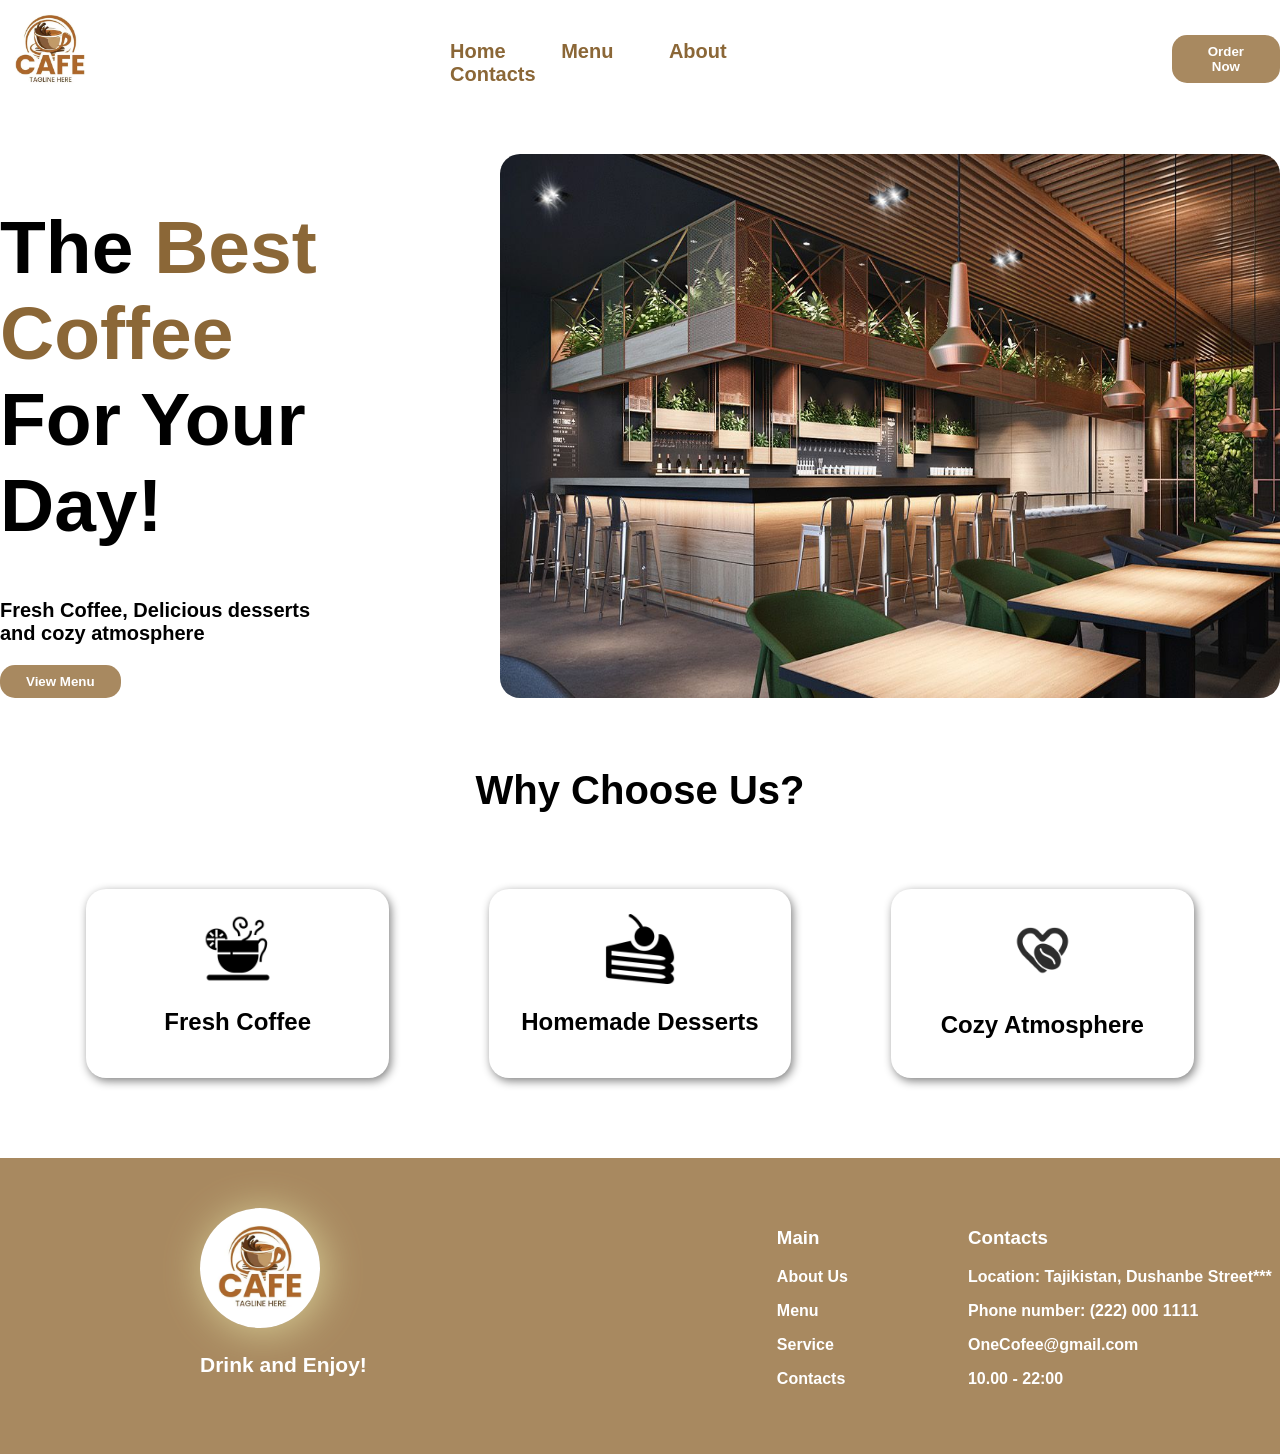
<file: index.html>
<!DOCTYPE html>
<html lang="en">
<head>
    <meta charset="UTF-8">
    <meta name="viewport" content="width=device-width, initial-scale=1.0">
    <title>OneCafe</title>
    <link rel="stylesheet" href="style.css">    
</head>
<body>
  <header>
    <a href="index.html">
    <div class="div1">
      <img src="i (24).webp" width="100px"> 
    </div>
  </a>
    <div class="div2">
<a href="index.html">Home</a>
<a href="menu.html">Menu</a>
<a href="about.html">About</a>
<a href="contacts.html">Contacts</a>
    </div>
    <div class="div3">
    <button>Order Now</button>
    </div>
  </header>
  <main>
    <div>
    <h1>The <span>Best Coffee</span><br>For Your Day!</h1>
    <p>Fresh Coffee, Delicious desserts<br> and cozy atmosphere </p>
    <button>View Menu</button>
  </div>
    <img src="web28.jpg" width="780px">
  </main>
  <h1 style="text-align: center; margin-top: 70px; font-size: 40px;">Why Choose Us?</h1>
  <div class="why">

  <div class="card">
  <div >
    <img src="i (29).webp" width="70px">
    <h2>Fresh Coffee</h2>
  </div>
  <div>
    <img src="i (28).webp" width="70px">
    <h2>Homemade Desserts</h2>
  </div>
   <div>
    <img src="31.webp" width="73px">
    <h2>Cozy Atmosphere</h2>
  </div>
</div>
</div>
<footer>
  <div>
    <img src="i (24).webp" width="120px"> 
    <p style="font-size: 21px; color: rgb(255, 255, 255);">Drink and Enjoy!</p>
    </div>
    <div class="cardi">
       <h3>Main</h3>
       <p>About Us</p>
       <p>Menu</p>
       <p>Service</p>
       <p>Contacts</p>
    </div>
     <div>
       <h3>Contacts</h3>
       <p>Location: Tajikistan, Dushanbe Street***</p>
       <p>Phone number: (222) 000 1111</p>
       <p>OneCofee@gmail.com</p>
       <p>10.00 - 22:00</p>
    </div>

</footer>
</body>
</html>
</file>
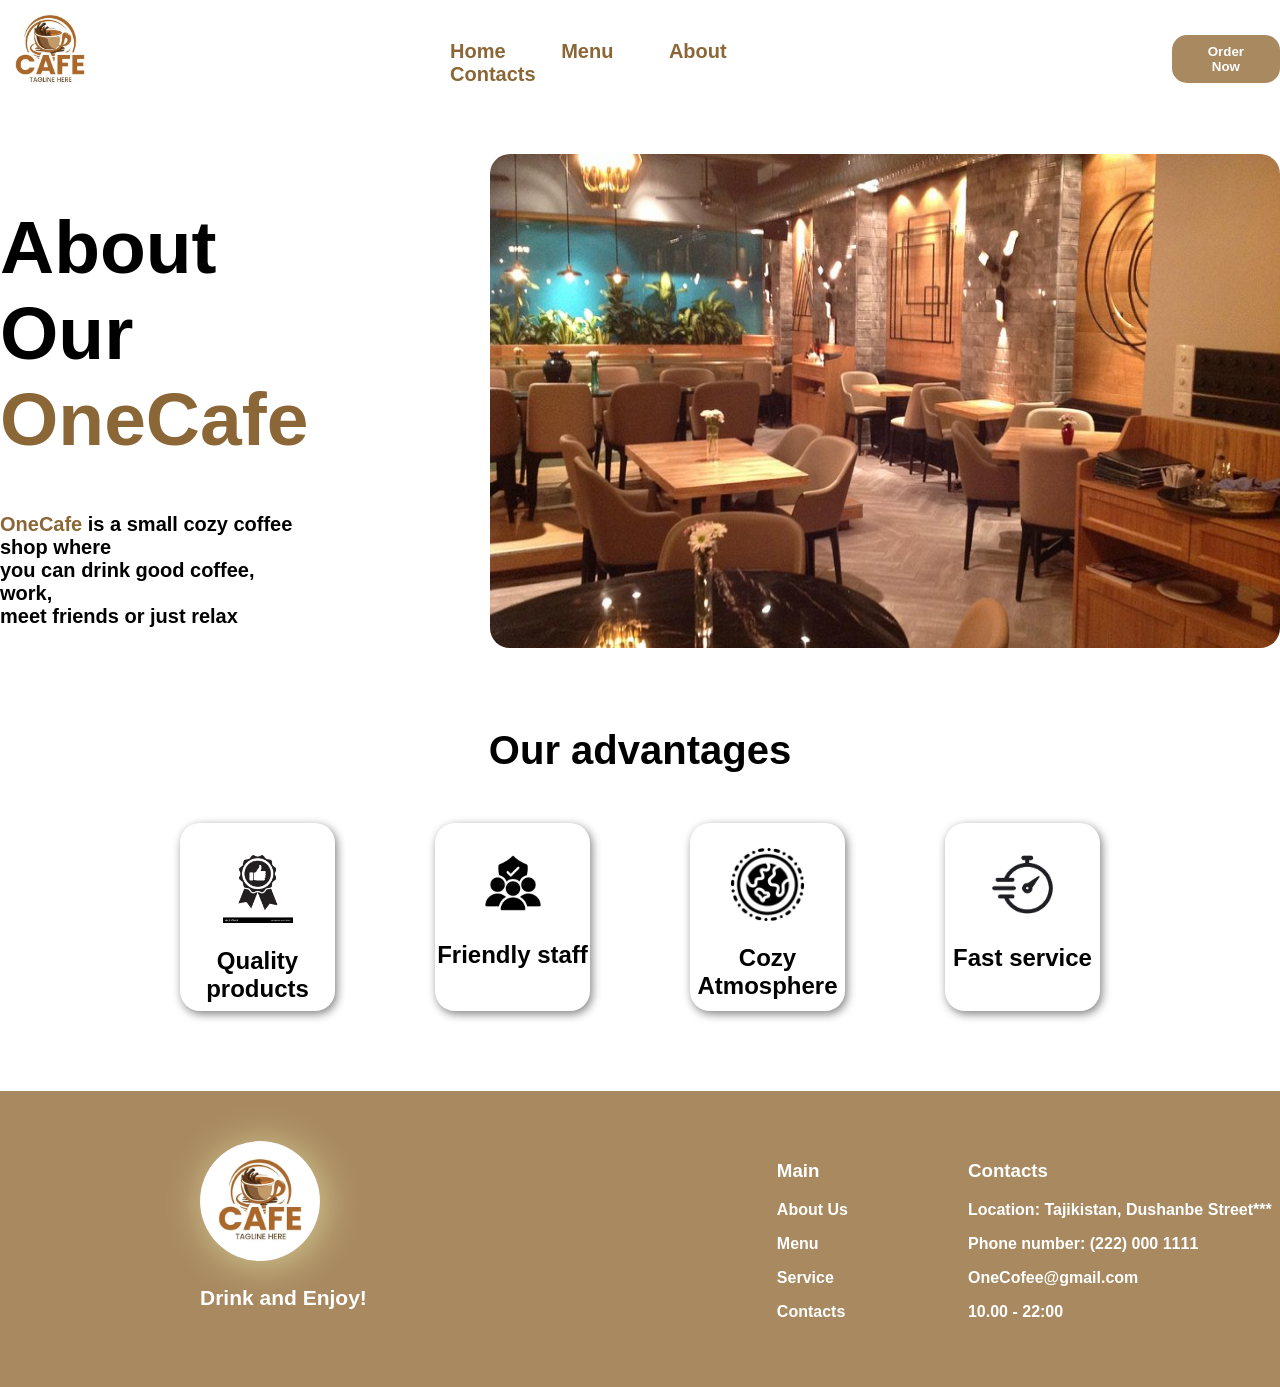
<file: about.html>
<!DOCTYPE html>
<html lang="en">
<head>
    <meta charset="UTF-8">
    <meta name="viewport" content="width=device-width, initial-scale=1.0">
    <title>OneCafe</title>
    <link rel="stylesheet" href="style.css">   
</head>
<body>
  <header>
    <a href="index.html">
    <div class="div1">
      <img src="i (24).webp" width="100px"> 
    </div>
  </a>
    <div class="div2">
<a href="index.html">Home</a>
<a href="menu.html">Menu</a>
<a href="about.html">About</a>
<a href="contacts.html">Contacts</a>
    </div>
    <div class="div3">
    <button>Order Now</button>
    </div>
  </header>
 
<main class="main2">
  <div>
  <h1>About Our <span><br>OneCafe</span></h1>
  <p><span>OneCafe</span> is a small cozy coffee shop where<br> you can drink good coffee, work,<br> meet friends or just relax</p>
  </div>
  <img src="cafe-zone.jpg" width="790px">
</main>
<h1 style="text-align: center; margin-top: 70px; font-size: 40px;">Our advantages</h1>
  <div class="card2">
  <div >
    <img src="premium.avif" width="70px">
    <h2>Quality products </h2>
  </div>
  <div >
    <img src="staff.webp" width="70px">
    <h2>Friendly staff</h2>
  </div> 
  <div>
    <img src="external.jpg" width="73px">
    <h2>Cozy Atmosphere</h2>
  </div>
  <div>
    <img src="stopwatch.avif" width="73px">
    <h2>Fast service</h2>
  </div>
</div>
  <footer>
  <div>
    <img src="i (24).webp" width="120px"> 
    <p style="font-size: 21px; color: rgb(255, 255, 255);">Drink and Enjoy!</p>
    </div>
    <div class="cardi">
       <h3>Main</h3>
       <p>About Us</p>
       <p>Menu</p>
       <p>Service</p>
       <p>Contacts</p>
    </div>
     <div>
       <h3>Contacts</h3>
       <p>Location: Tajikistan, Dushanbe Street***</p>
       <p>Phone number: (222) 000 1111</p>
       <p>OneCofee@gmail.com</p>
       <p>10.00 - 22:00</p>
    </div>

</footer>
</body>
</html>
</file>
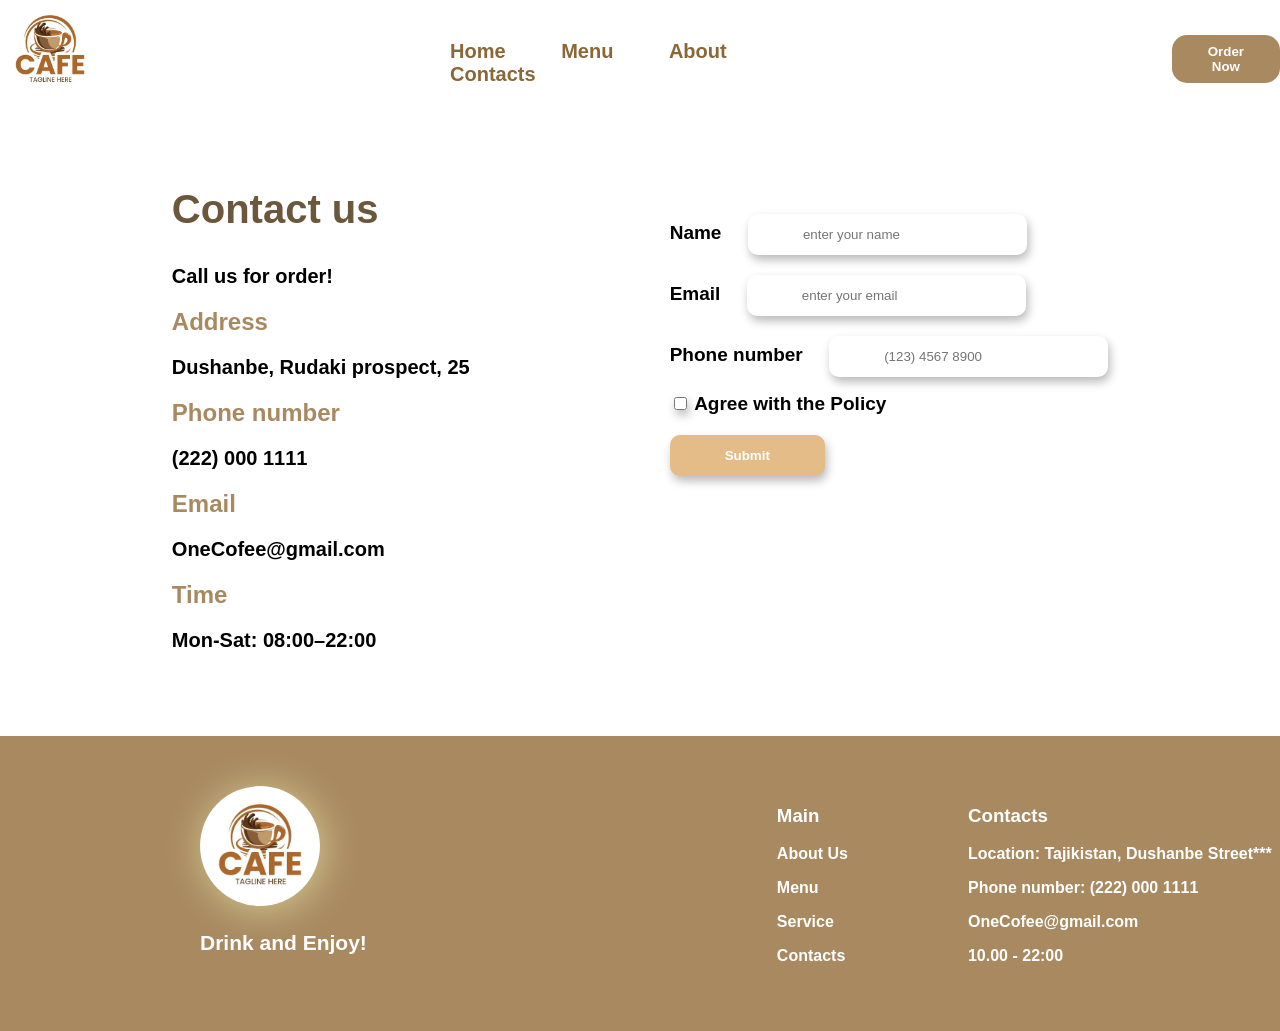
<file: contacts.html>
<!DOCTYPE html>
<html lang="en">
<head>
    <meta charset="UTF-8">
    <meta name="viewport" content="width=device-width, initial-scale=1.0">
    <title>OneCafe</title>
    <link rel="stylesheet" href="style.css">
</head>
<body>
  <header>
    <a href="index.html">
    <div class="div1">
      <img src="i (24).webp" width="100px"> 
    </div>
  </a>
    <div class="div2">
<a href="index.html">Home</a>
<a href="menu.html">Menu</a>
<a href="about.html">About</a>
<a href="contacts.html">Contacts</a>
    </div>
    <div class="div3">
    <button>Order Now</button>
    </div>
  </header>

<main class="main3">
   <div class="call">
    <h2 style="color: rgb(107, 87, 60); font-size: 40px;">Contact us</h2>
    <p>Call us for order!</p>
    <h2 style="color:rgb(168, 137, 96);" >Address</h2>
    <p>Dushanbe, Rudaki prospect, 25</p>
    <h2 style="color: rgb(168, 137, 96);">Phone number</h2>
    <p>(222) 000 1111</p>
    <h2 style="color: rgb(168, 137, 96);">Email</h2>
    <p>OneCofee@gmail.com</p>
    <h2 style="color:rgb(168, 137, 96);">Time</h2>
    <p>Mon-Sat: 08:00–22:00</p>
  </div>
  <div class="cont">
    <label>Name</label>
    <input type="text" placeholder="enter your name" required><br>
   <label>Email</label>
   <input type="email" placeholder="enter your email" required><br>
  <label>Phone number</label>
  <input type="tel" placeholder="(123) 4567 8900" required><br>
   <input type="checkbox">
  <label>Agree with the Policy</label><br>
  <input type="submit" style="background-color: rgb(227, 188, 136); color: white; font-weight: bold;">
</div>
</main>

  <footer>
  <div>
    <img src="i (24).webp" width="120px"> 
    <p style="font-size: 21px; color: rgb(255, 255, 255);">Drink and Enjoy!</p>
    </div>
    <div class="cardi">
       <h3>Main</h3>
       <p>About Us</p>
       <p>Menu</p>
       <p>Service</p>
       <p>Contacts</p>
    </div>
     <div>
       <h3>Contacts</h3>
       <p>Location: Tajikistan, Dushanbe Street***</p>
       <p>Phone number: (222) 000 1111</p>
       <p>OneCofee@gmail.com</p>
       <p>10.00 - 22:00</p>
    </div>

</footer>
</body>
</html>
</file>
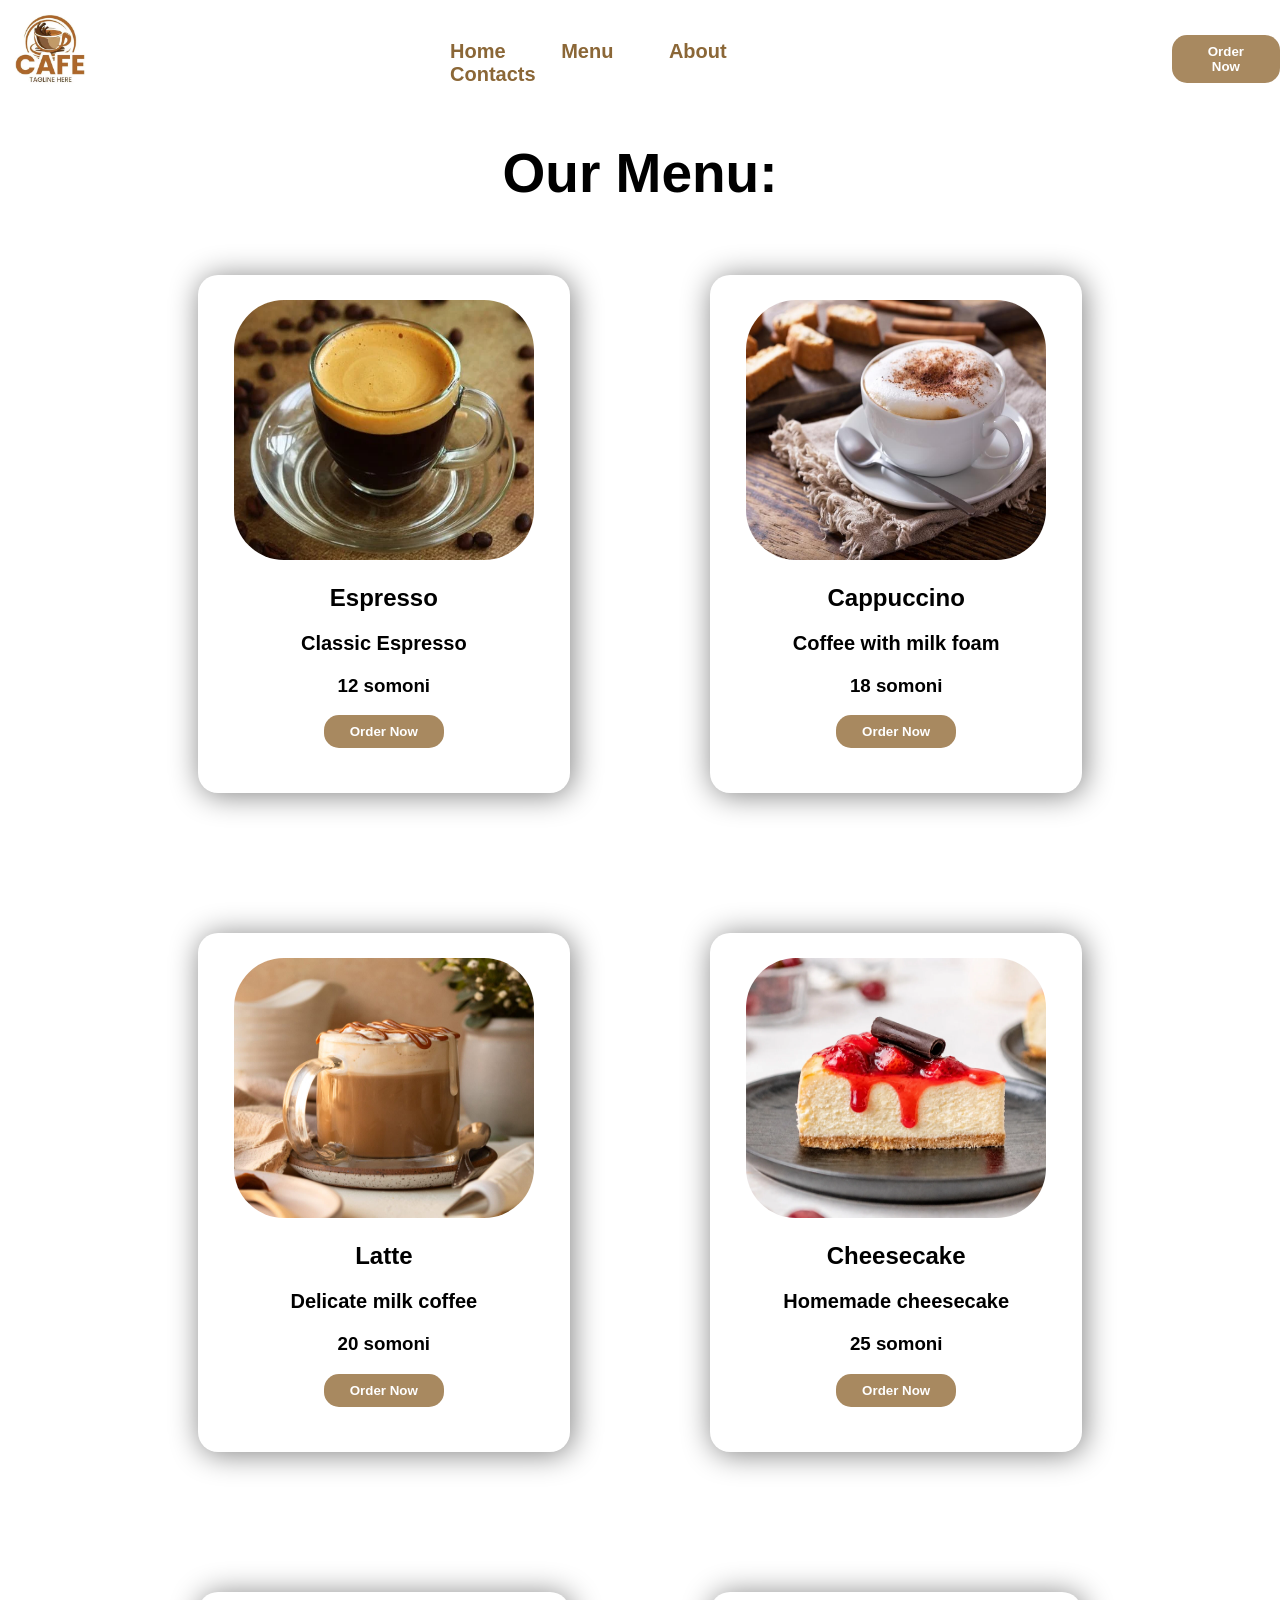
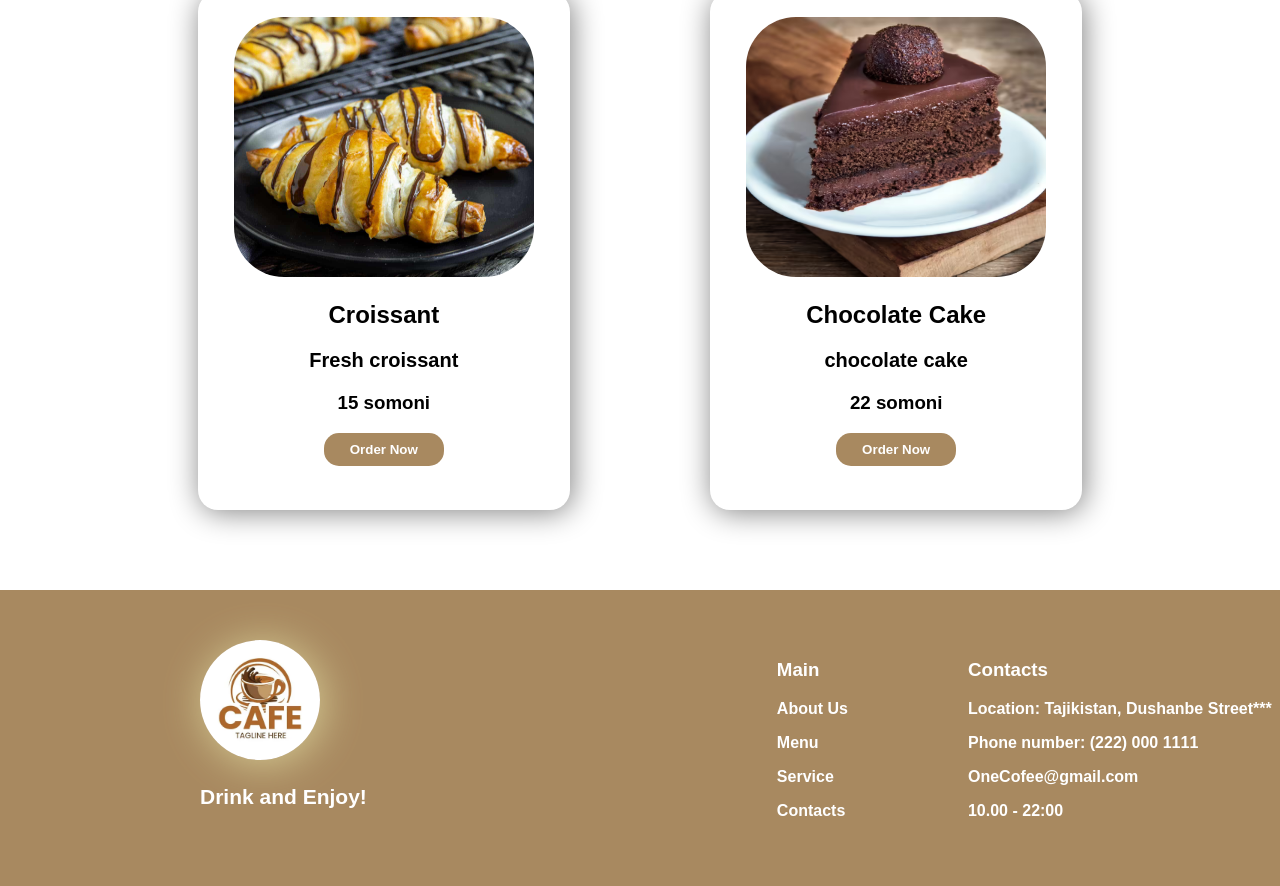
<file: menu.html>
<!DOCTYPE html>
<html lang="en">
<head>
    <meta charset="UTF-8">
    <meta name="viewport" content="width=device-width, initial-scale=1.0">
    <title>OneCafe</title>
    <link rel="stylesheet" href="style.css">    
</head>
<body>
  <header>
    <a href="index.html">
    <div class="div1">
      <img src="i (24).webp" width="100px"> 
    </div>
  </a>
    <div class="div2">
<a href="index.html">Home</a>
<a href="menu.html">Menu</a>
<a href="about.html">About</a>
<a href="contacts.html">Contacts</a>
    </div>
    <div class="div3">
    <button>Order Now</button>
    </div>
  </header>
 <h1 style="text-align: center; font-size: 55px;">Our Menu:</h1>
<main class="main1">
  <div>
    <img src="espresso2.webp" width="300px" height="260px"  >
    <h2  style="text-align: center;">Espresso</h2>
    <p>Classic Espresso</p>
    <h3>12 somoni</h3>
    <button>Order Now</button>
  </div>

   <div>
    <img src="cappuccino.jpg" width="300px" height="260px" >
    <h2  style="text-align: center;">Cappuccino</h2>
    <p>Coffee with milk foam</p>
    <h3>18 somoni</h3>
    <button>Order Now</button>
  </div>
   <div>
    <img src="Latte.jpg" width="300px" height="260px"  >
    <h2  style="text-align: center;">Latte</h2>
    <p>Delicate milk coffee</p>
    <h3>20 somoni</h3>
    <button>Order Now</button>
  </div>
   <div>
    <img src="cheesecake.webp" width="300px" height="260px" >
    <h2  style="text-align: center;">Cheesecake</h2>
    <p>Homemade cheesecake</p>
    <h3>25 somoni</h3>
    <button>Order Now</button>
  </div>
   <div>
    <img src="Croissant.jpg" width="300px" height="260px" >
    <h2  style="text-align: center;">Croissant</h2>
    <p>Fresh croissant</p>
    <h3>15 somoni</h3>
    <button>Order Now</button>
  </div>
   <div>
    <img src="cake.avif" width="300px" height="260px" >
    <h2  style="text-align: center;">Chocolate Cake</h2>
    <p>chocolate cake</p>
    <h3>22 somoni</h3>
    <button>Order Now</button>
  </div>
</main>

  <footer>
  <div>
    <img src="i (24).webp" width="120px"> 
    <p style="font-size: 21px; color: rgb(255, 255, 255);">Drink and Enjoy!</p>
    </div>
    <div class="cardi">
       <h3>Main</h3>
       <p>About Us</p>
       <p>Menu</p>
       <p>Service</p>
       <p>Contacts</p>
    </div>
     <div>
       <h3>Contacts</h3>
       <p>Location: Tajikistan, Dushanbe Street***</p>
       <p>Phone number: (222) 000 1111</p>
       <p>OneCofee@gmail.com</p>
       <p>10.00 - 22:00</p>
    </div>

</footer>
</body>
</html>
</file>
<file: style.css>
header{
  display: flex;
  justify-content: center;
  gap:300px;
}
a{
 text-decoration: none;
 margin-right: 50px;
 color: rgb(139, 103, 55);
 font-weight: bold;
}
.div2 {
  padding-top: 40px;
  font-size: 20px;
  
}
.div3{
  padding-top: 35px;
}
header button{
  padding: 9px 26px;
  border: none;
  border-radius: 15px;
  font-family: 'Segoe UI', Tahoma, Geneva, Verdana, sans-serif;
  background-color: rgb(168, 137, 96);
  transition: 0.5s;
  color: white;
  font-weight: bold;
}
header button:hover{
  background-color: rgb(227, 188, 136);
  border-radius: 20px;
  color: black;
}
body{
  font-family: 'Segoe UI', Tahoma, Geneva, Verdana, sans-serif;
  margin: 0;
}
main{
  display: flex;
  justify-content: center;
  gap: 100px;
  margin-top: 50px;
}
span{
  color: rgb(139, 103, 55);
}
main h1{
  font-size: 75px
}
main p{
  font-size: 20px;
  font-weight: bold;
}
main img{
  border-radius: 20px;
}
main button{
  padding: 9px 26px;
  border: none;
  border-radius: 15px;
  font-family: 'Segoe UI', Tahoma, Geneva, Verdana, sans-serif;
  background-color: rgb(168, 137, 96);
  transition: 0.5s;
  color: white;
  font-weight: bold;
}
main button:hover{
  background-color: rgb(227, 188, 136);
  border-radius: 20px;
  color: black;
}
.why{
  display: flex;
  gap: 60px;
  justify-content: center;
}
.card{
  margin-top: 50px;
  display: flex;
  text-align: center;
  gap: 100px;
  margin-bottom: 80px;
}
.card div{
  box-shadow: 2px 3px 10px grey;
  width: 8cm;
  height: 5cm;
  border-radius: 20px;
  border: none;
}
.card img{
  margin-top: 25px;
} 
footer{
  display: flex;
  gap: 120px;
  padding-left: 200px;
  padding-top: 50px;
  padding-bottom: 50px;
  background-color: rgb(168, 137, 96);
  color: white;
  font-family: 'Segoe UI', Tahoma, Geneva, Verdana, sans-serif;
  font-weight: bold;
}
.cardi{
  margin-left: 290px;
}
footer img{
  border-radius: 70px;
  box-shadow: 3px 3px 40px  rgb(214, 204, 148);
}
.main1 img{
  border-radius: 50px;
   
} 
.main1 div{
  box-shadow: 2px 2px 30px grey;
  border-radius: 20px;
  padding: 25px 35px 40px;
  border: none;
  width: 8cm;
  height: 12cm;
  transition: 0.3s ease-in-out;
}
.main1 div:hover{
  transform: translateY(-4px);
  box-shadow: 2px 5px 40px rgb(168, 137, 96);
  border-radius: 25px;
  background-color: rgb(248, 240, 229);
}
.main1 div button{
   padding: 9px 26px;
  border: none;
  border-radius: 15px;
  font-family: 'Segoe UI', Tahoma, Geneva, Verdana, sans-serif;
  background-color: rgb(168, 137, 96);
  transition: 0.5s;
  color: white;
  font-weight: bold;
  
}
.main1 button:hover{
  background-color: rgb(227, 188, 136);
  border-radius: 20px;
  color: black;
}
.main1{
  text-align: center;
  display: flex;
  flex-wrap: wrap;
  margin-top: 70px;
  margin-bottom: 80px;
  margin-left: 70px;
  gap: 140px;
  margin-right: 70px;
}
.main2{
  margin-bottom: 80px;
  margin-top: 50px;
  gap: 180px;
}
.card2{
  margin-top: 50px;
  display: flex;
  text-align: center;
  gap: 100px;
  margin-bottom: 80px;
  margin-left: 180px;
  margin-right: 180px;
}
.card2 div{
    box-shadow: 2px 3px 10px grey;
  width: 8cm;
  height: 5cm;
  border-radius: 20px;
  border: none;
}
.card2 img{
  margin-top: 25px;
} 
.main3 .cont{
  margin-top: 40px;
  margin-bottom: 200px;
   font-family: 'Trebuchet MS', 'Lucida Sans Unicode', 'Lucida Grande', 'Lucida Sans', Arial, sans-serif;
}
input{
    padding: 13px 55px;
    margin-top: 20px;
    border-radius: 10px;
    border: none;
    box-shadow: 2px 5px 10px rgb(187, 186, 186) ;
    transition: 0.5s;
}
label{
    margin-right:22px;
    font-size: 19px;
}
input:focus{
    transform: translate(4px);
  box-shadow: 1px 2px 13px   rgb(235, 188, 128);
  border-radius: 16px;
}
.main3{
  gap: 200px;
  margin-bottom: 60px;
  font-weight: bold;
}
</file>
